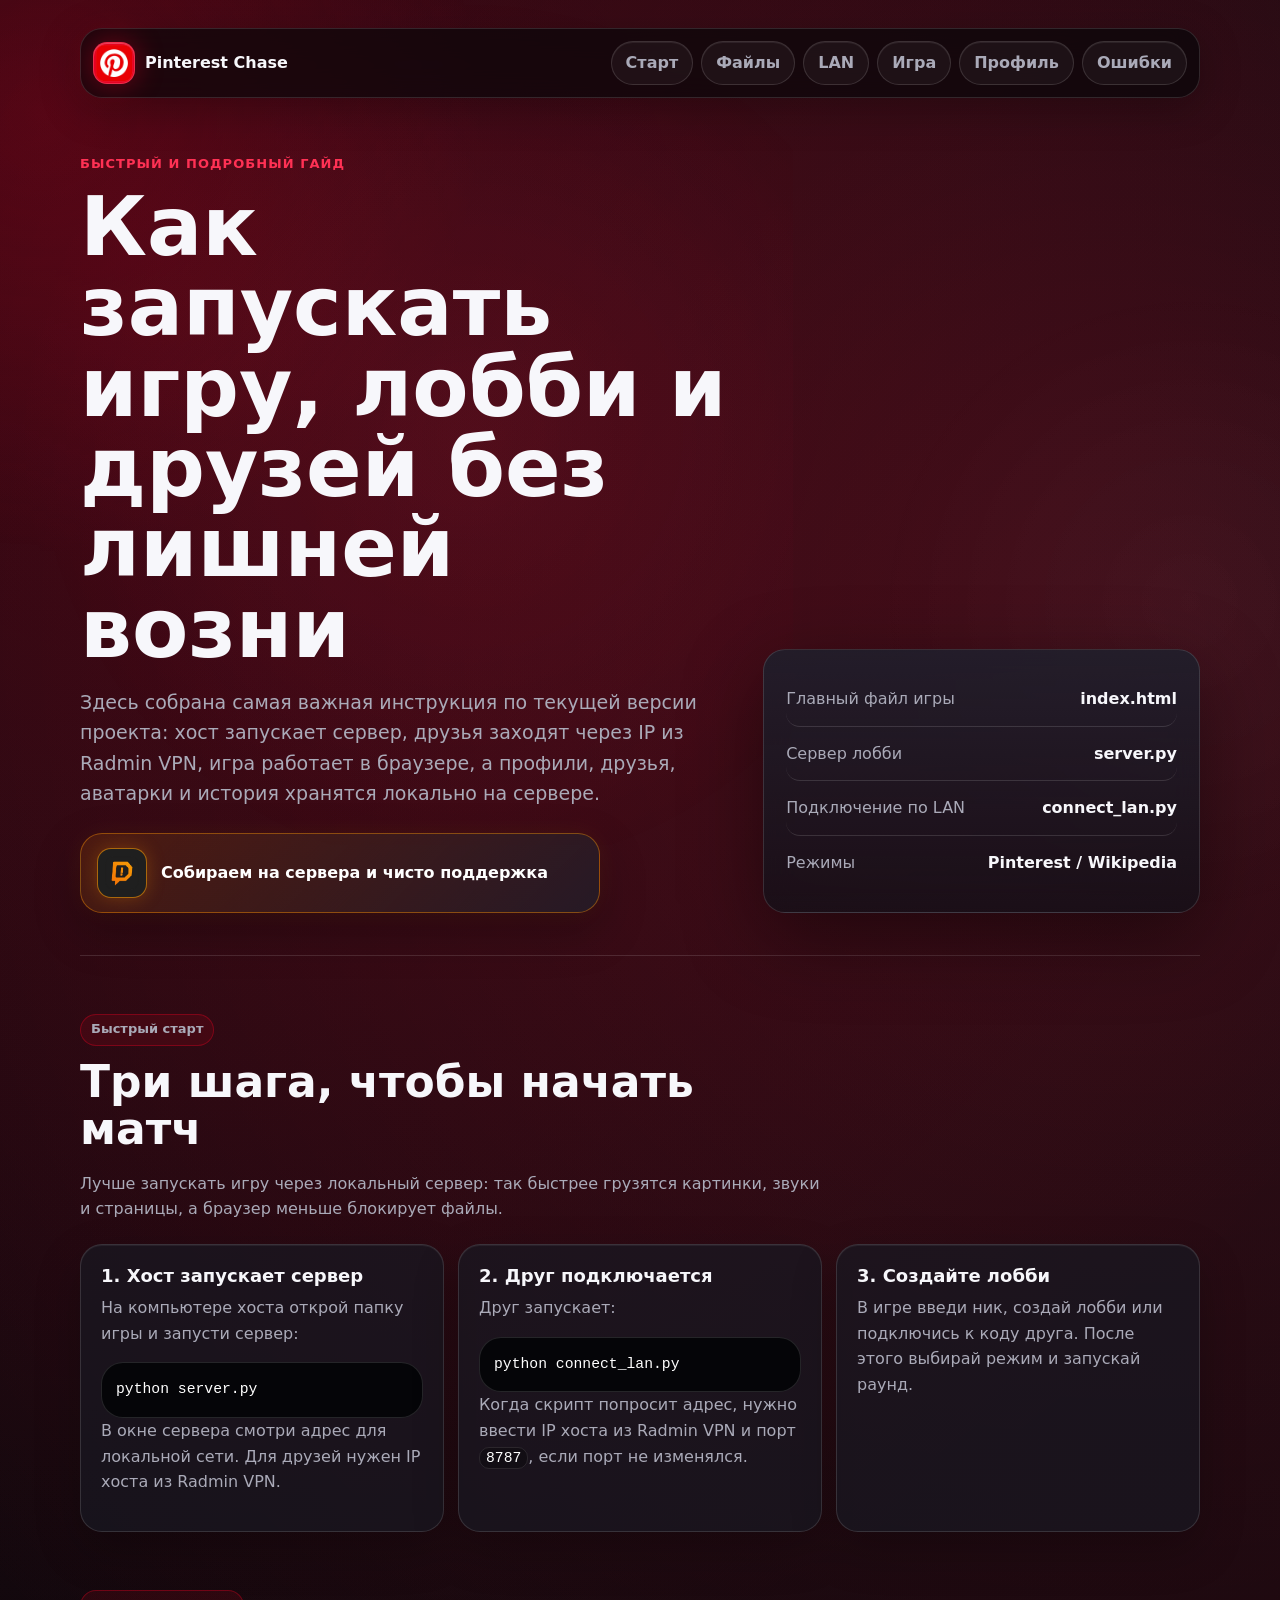
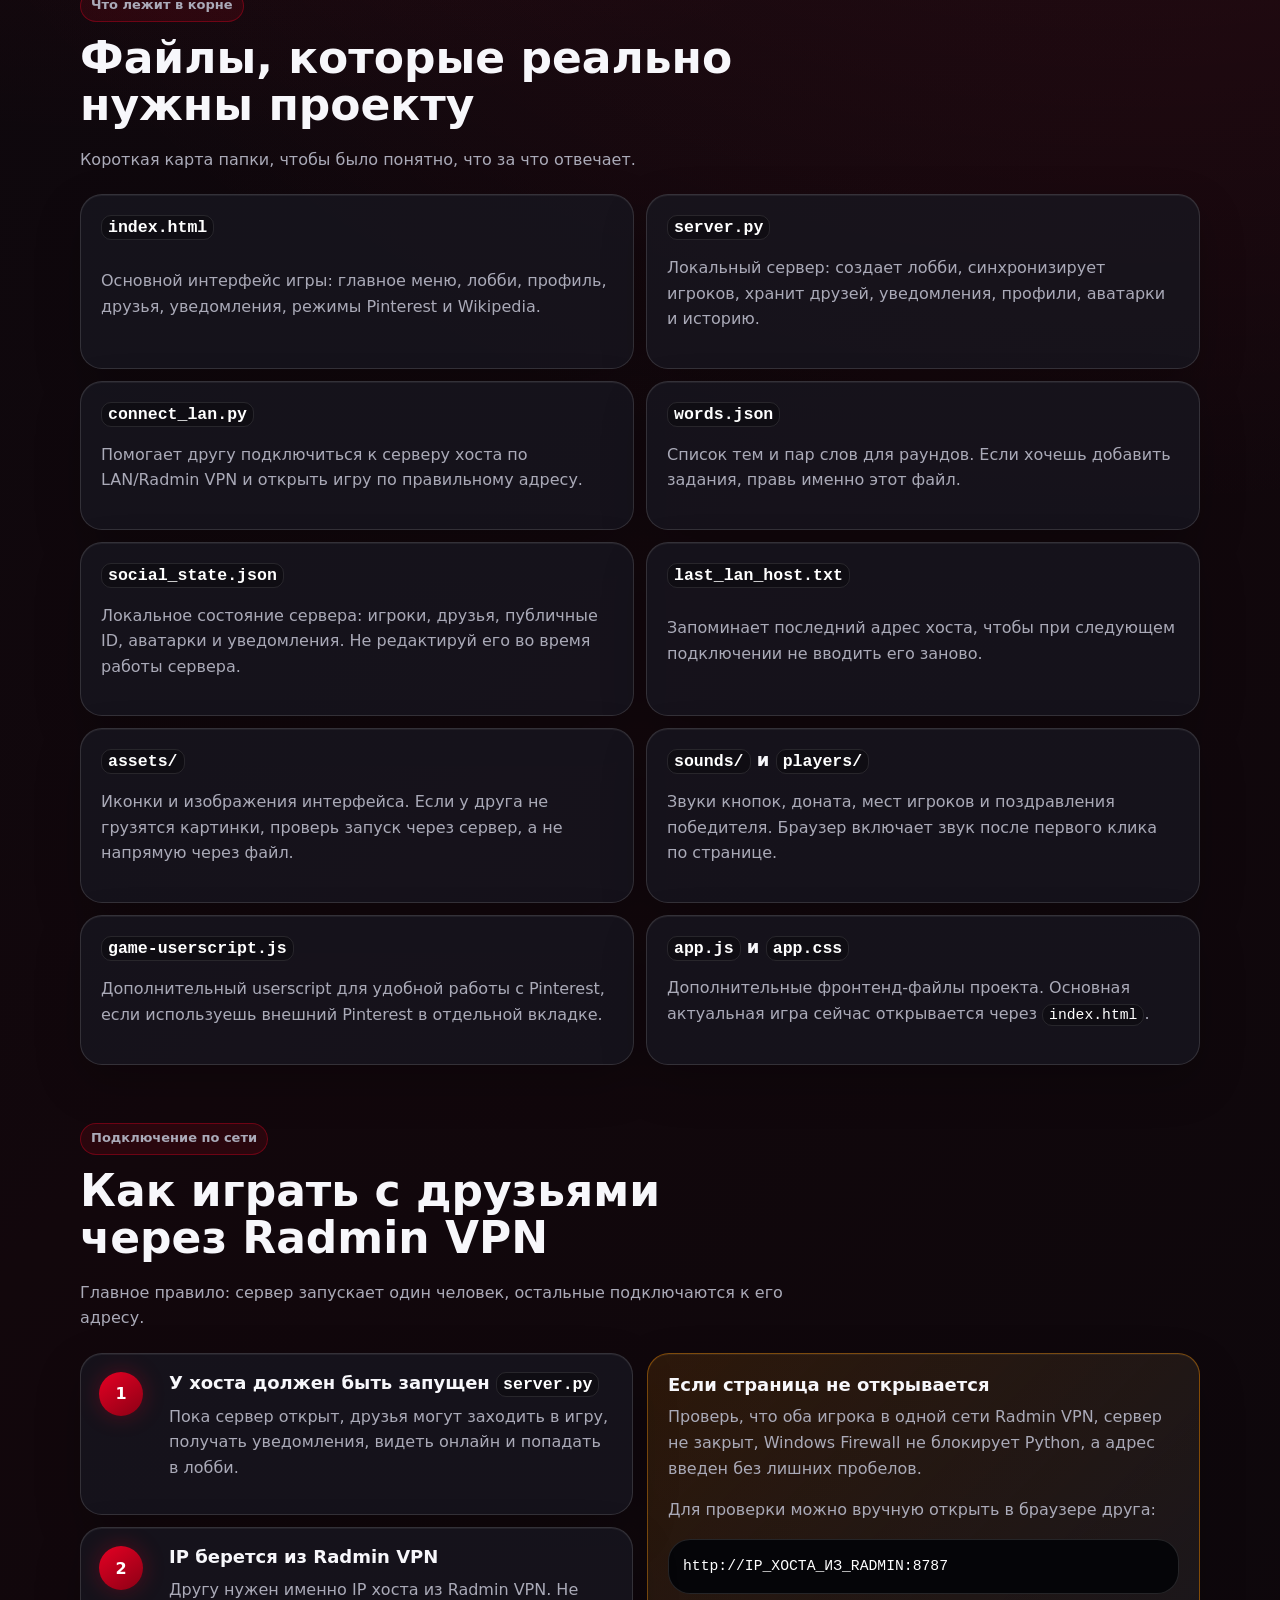
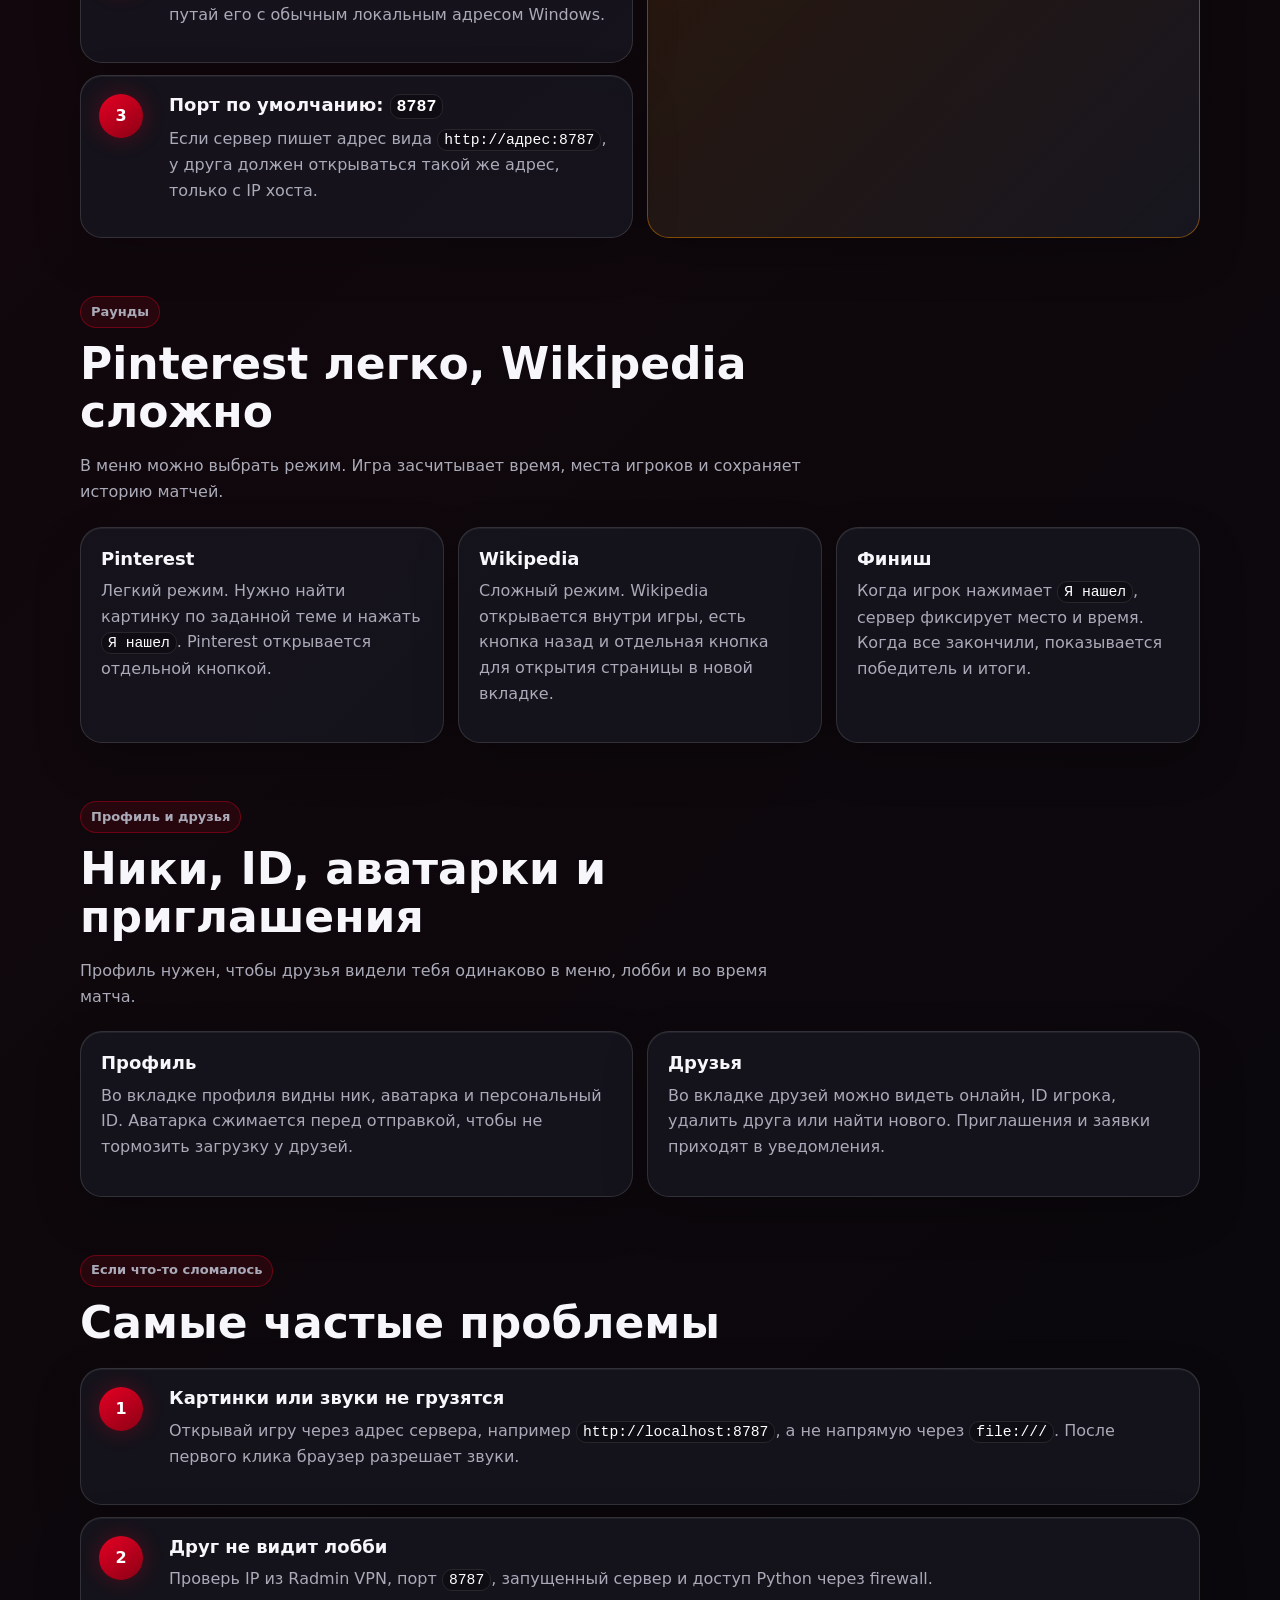
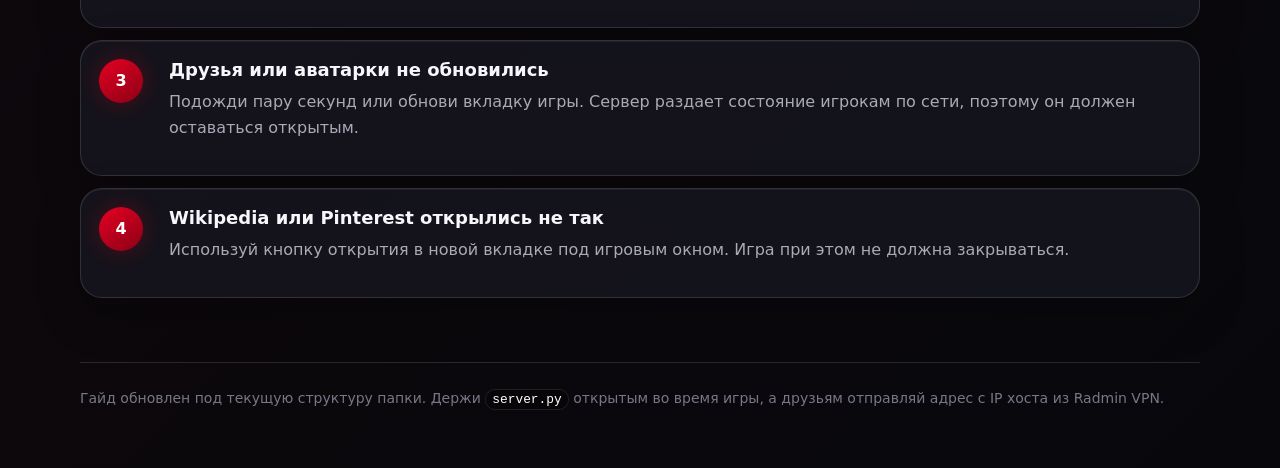
<file: ГАЙД.html>
<!doctype html>
<html lang="ru">
<head>
  <meta charset="utf-8">
  <meta name="viewport" content="width=device-width, initial-scale=1">
  <title>Pinterest Chase Guide</title>
  <link rel="preload" as="image" href="assets/pinterest-icon.png">
  <link rel="preload" as="image" href="assets/donationalerts-icon.png">
  <style>
    :root {
      --bg: #07070a;
      --bg-soft: #111119;
      --surface: rgba(24, 24, 34, 0.72);
      --surface-strong: rgba(31, 31, 44, 0.88);
      --glass: rgba(255, 255, 255, 0.055);
      --line: rgba(255, 255, 255, 0.13);
      --line-red: rgba(230, 0, 35, 0.45);
      --text: #f7f7fb;
      --muted: #aaaab8;
      --faint: #777787;
      --red: #e60023;
      --red-2: #ff3154;
      --orange: #ff9500;
      --green: #45d483;
      --shadow: 0 24px 80px rgba(0, 0, 0, 0.42);
      --radius: 22px;
      --radius-sm: 16px;
      --max: 1120px;
      --blur: 14px;
    }

    * {
      box-sizing: border-box;
    }

    html {
      scroll-behavior: smooth;
    }

    body {
      position: relative;
      margin: 0;
      min-height: 100dvh;
      color: var(--text);
      background:
        radial-gradient(circle at 12% 6%, rgba(230, 0, 35, 0.22), transparent 28%),
        radial-gradient(circle at 88% 12%, rgba(255, 49, 84, 0.16), transparent 31%),
        linear-gradient(135deg, #09090e 0%, #12070c 44%, #08080c 100%),
        var(--bg);
      font-family: Inter, ui-sans-serif, system-ui, -apple-system, BlinkMacSystemFont, "Segoe UI", Arial, sans-serif;
      font-size: 16px;
      line-height: 1.6;
      letter-spacing: 0;
      overflow-x: hidden;
      isolation: isolate;
    }

    body::before,
    body::after {
      content: "";
      position: fixed;
      width: 84vmax;
      height: 84vmax;
      left: -22vmax;
      top: -18vmax;
      z-index: -2;
      pointer-events: none;
      background:
        radial-gradient(circle at 30% 32%, rgba(230, 0, 35, 0.26), transparent 42%),
        radial-gradient(circle at 70% 62%, rgba(255, 49, 84, 0.13), transparent 45%);
      opacity: 0.68;
      transform: translate3d(0, 0, 0);
      will-change: transform;
      animation: guideAurora 26s ease-in-out infinite alternate;
    }

    body::after {
      z-index: -1;
      left: auto;
      right: -28vmax;
      top: 12vmax;
      width: 70vmax;
      height: 70vmax;
      background: radial-gradient(circle at 50% 50%, rgba(255, 255, 255, 0.07), transparent 55%);
      opacity: 0.46;
      animation-duration: 32s;
      animation-direction: alternate-reverse;
    }

    @keyframes guideAurora {
      0% {
        transform: translate3d(-2%, -1%, 0) rotate(-4deg) scale(1);
      }
      50% {
        transform: translate3d(2%, 1.5%, 0) rotate(3deg) scale(1.04);
      }
      100% {
        transform: translate3d(-1%, 2.5%, 0) rotate(6deg) scale(1.02);
      }
    }

    a {
      color: inherit;
      text-decoration: none;
    }

    a:focus-visible,
    button:focus-visible {
      outline: 3px solid rgba(255, 49, 84, 0.55);
      outline-offset: 3px;
    }

    .page {
      position: relative;
      z-index: 1;
      width: min(var(--max), calc(100% - 32px));
      margin: 0 auto;
      padding: 28px 0 56px;
    }

    .topbar {
      position: sticky;
      top: 0;
      z-index: 10;
      display: flex;
      align-items: center;
      justify-content: space-between;
      gap: 16px;
      margin: 0 auto 56px;
      padding: 12px;
      border: 1px solid var(--line);
      border-radius: var(--radius);
      background: rgba(7, 7, 10, 0.68);
      backdrop-filter: blur(var(--blur));
      box-shadow: 0 10px 40px rgba(0, 0, 0, 0.25);
    }

    .brand {
      display: inline-flex;
      align-items: center;
      gap: 10px;
      min-height: 44px;
      font-weight: 800;
    }

    .brand-mark {
      display: grid;
      width: 42px;
      height: 42px;
      place-items: center;
      overflow: hidden;
      border: 1px solid rgba(255, 255, 255, 0.18);
      border-radius: 14px;
      background: #e60023;
      box-shadow: 0 0 28px rgba(230, 0, 35, 0.42), inset 0 1px 0 rgba(255,255,255,0.24);
    }

    .brand-mark img {
      width: 100%;
      height: 100%;
      object-fit: cover;
      display: block;
    }

    .nav {
      display: flex;
      flex-wrap: wrap;
      justify-content: flex-end;
      gap: 8px;
    }

    .nav a,
    .button-link {
      display: inline-flex;
      align-items: center;
      justify-content: center;
      min-height: 44px;
      padding: 0 14px;
      border: 1px solid var(--line);
      border-radius: 999px;
      background: rgba(255, 255, 255, 0.045);
      color: var(--muted);
      font-weight: 700;
      box-shadow: inset 0 1px 0 rgba(255,255,255,0.07);
      transition: transform 220ms cubic-bezier(.2,.8,.2,1), border-color 180ms ease, color 180ms ease, background 180ms ease, box-shadow 180ms ease;
    }

    .nav a:hover,
    .button-link:hover {
      transform: translate3d(0, -2px, 0);
      border-color: var(--line-red);
      color: var(--text);
      background: rgba(230, 0, 35, 0.14);
      box-shadow: 0 12px 30px rgba(230, 0, 35, 0.16), inset 0 1px 0 rgba(255,255,255,0.1);
    }

    .hero {
      display: grid;
      grid-template-columns: minmax(0, 1.2fr) minmax(280px, 0.8fr);
      gap: 28px;
      align-items: end;
      padding-bottom: 42px;
      border-bottom: 1px solid var(--line);
    }

    .eyebrow {
      margin: 0 0 12px;
      color: var(--red-2);
      font-size: 13px;
      font-weight: 800;
      letter-spacing: 0.08em;
      text-transform: uppercase;
    }

    h1,
    h2,
    h3,
    p {
      margin-top: 0;
    }

    h1 {
      max-width: 780px;
      margin-bottom: 18px;
      font-size: clamp(42px, 8vw, 82px);
      line-height: 0.98;
      letter-spacing: 0;
    }

    h2 {
      margin-bottom: 18px;
      font-size: clamp(28px, 4vw, 44px);
      line-height: 1.08;
      letter-spacing: 0;
    }

    h3 {
      margin-bottom: 8px;
      font-size: 18px;
      line-height: 1.25;
    }

    .lead {
      max-width: 720px;
      margin-bottom: 24px;
      color: var(--muted);
      font-size: 19px;
    }

    .donation-link,
    .quick-links {
      display: flex;
      flex-wrap: wrap;
      gap: 10px;
    }

    .donation-link {
      width: min(100%, 520px);
      align-items: center;
      gap: 14px;
      min-height: 78px;
      margin-top: 10px;
      padding: 14px 16px;
      border: 1px solid rgba(255, 149, 0, 0.42);
      border-radius: var(--radius);
      background: linear-gradient(135deg, rgba(255, 149, 0, 0.12), rgba(31, 31, 44, 0.72));
      color: #fff;
      font-weight: 800;
      box-shadow: 0 18px 46px rgba(0, 0, 0, 0.26), 0 0 26px rgba(255, 149, 0, 0.08);
      transition: transform 220ms cubic-bezier(.2,.8,.2,1), border-color 180ms ease, background 180ms ease, box-shadow 180ms ease;
    }

    .donation-link:hover {
      transform: translate3d(10px, -3px, 0);
      border-color: rgba(255, 149, 0, 0.72);
      background: linear-gradient(135deg, rgba(255, 149, 0, 0.18), rgba(31, 31, 44, 0.82));
      box-shadow: 0 24px 62px rgba(0, 0, 0, 0.32), 0 0 34px rgba(255, 149, 0, 0.18);
    }

    .donation-icon {
      display: grid;
      width: 50px;
      height: 50px;
      flex: 0 0 auto;
      place-items: center;
      overflow: hidden;
      border: 1px solid rgba(255, 149, 0, 0.62);
      border-radius: 14px;
      background: #1f1f1f;
      box-shadow: 0 0 18px rgba(255, 149, 0, 0.25);
    }

    .donation-icon img {
      display: block;
      width: 100%;
      height: 100%;
      object-fit: cover;
    }

    .donation-text {
      min-width: 0;
    }

    .status-panel {
      padding: 22px;
      border: 1px solid var(--line);
      border-radius: var(--radius);
      background: linear-gradient(180deg, var(--surface-strong), rgba(16, 16, 24, 0.72));
      backdrop-filter: blur(var(--blur));
      box-shadow: var(--shadow);
    }

    .status-row {
      display: flex;
      justify-content: space-between;
      gap: 16px;
      padding: 14px 0;
      border-bottom: 1px solid var(--line);
      border-radius: 14px;
      transition: transform 220ms cubic-bezier(.2,.8,.2,1), background 180ms ease, padding-inline 180ms ease;
    }

    .status-row:hover {
      padding-inline: 12px;
      transform: translate3d(8px, 0, 0);
      background: rgba(255, 255, 255, 0.055);
    }

    .status-row:last-child {
      border-bottom: 0;
    }

    .status-row span:first-child {
      color: var(--muted);
    }

    .status-row span:last-child {
      text-align: right;
      font-weight: 800;
    }

    .section {
      padding: 58px 0 0;
    }

    .section-head {
      max-width: 740px;
      margin-bottom: 22px;
    }

    .section-head p {
      color: var(--muted);
    }

    .grid {
      display: grid;
      grid-template-columns: repeat(3, minmax(0, 1fr));
      gap: 14px;
    }

    .grid.two {
      grid-template-columns: repeat(2, minmax(0, 1fr));
    }

    .card,
    .step,
    .file-card,
    .notice {
      border: 1px solid var(--line);
      border-radius: var(--radius);
      background: var(--surface);
      box-shadow: 0 18px 46px rgba(0, 0, 0, 0.22), inset 0 1px 0 rgba(255,255,255,0.06);
      transition: transform 240ms cubic-bezier(.2,.8,.2,1), border-color 180ms ease, background 180ms ease, box-shadow 180ms ease;
    }

    .card:hover,
    .step:hover,
    .file-card:hover,
    .notice:hover {
      transform: translate3d(10px, -4px, 0);
      border-color: rgba(230, 0, 35, 0.36);
      background: rgba(31, 31, 44, 0.82);
      box-shadow: 0 24px 68px rgba(0, 0, 0, 0.34), 0 0 0 1px rgba(230,0,35,0.08), inset 0 1px 0 rgba(255,255,255,0.08);
    }

    .card,
    .file-card,
    .notice {
      padding: 20px;
    }

    .card p,
    .file-card p,
    .notice p,
    .step p {
      color: var(--muted);
    }

    .tagline {
      display: inline-flex;
      align-items: center;
      min-height: 32px;
      margin-bottom: 12px;
      padding: 0 10px;
      border: 1px solid rgba(230, 0, 35, 0.36);
      border-radius: 999px;
      background: rgba(230, 0, 35, 0.11);
      color: #ffc8d0;
      font-size: 13px;
      font-weight: 800;
    }

    .steps {
      display: grid;
      gap: 12px;
      counter-reset: step;
    }

    .step {
      position: relative;
      display: grid;
      grid-template-columns: 54px minmax(0, 1fr);
      gap: 16px;
      padding: 18px;
    }

    .step::before {
      counter-increment: step;
      content: counter(step);
      display: grid;
      width: 44px;
      height: 44px;
      place-items: center;
      border-radius: var(--radius);
      background: linear-gradient(145deg, var(--red), #8b0015);
      color: #fff;
      font-weight: 900;
      box-shadow: 0 0 22px rgba(230, 0, 35, 0.28);
    }

    .file-list {
      display: grid;
      grid-template-columns: repeat(2, minmax(0, 1fr));
      gap: 12px;
    }

    .file-card {
      display: grid;
      gap: 8px;
      min-height: 132px;
    }

    code {
      padding: 2px 6px;
      border: 1px solid rgba(255, 255, 255, 0.1);
      border-radius: 10px;
      background: rgba(0, 0, 0, 0.28);
      color: #fff;
      font-family: "Cascadia Mono", "SFMono-Regular", Consolas, monospace;
      font-size: 0.92em;
    }

    pre {
      overflow-x: auto;
      margin: 12px 0 0;
      padding: 14px;
      border: 1px solid var(--line);
      border-radius: var(--radius);
      background: #050508;
    }

    pre code {
      padding: 0;
      border: 0;
      background: transparent;
    }

    .callout {
      border-color: rgba(255, 149, 0, 0.42);
      background: linear-gradient(135deg, rgba(255, 149, 0, 0.12), rgba(24, 24, 34, 0.9));
    }

    .ok {
      color: var(--green);
    }

    .muted {
      color: var(--muted);
    }

    .footer {
      margin-top: 64px;
      padding-top: 24px;
      border-top: 1px solid var(--line);
      color: var(--faint);
      font-size: 14px;
    }

    @media (max-width: 860px) {
      .topbar,
      .hero {
        grid-template-columns: 1fr;
      }

      .topbar {
        position: static;
        align-items: flex-start;
        flex-direction: column;
      }

      .nav {
        justify-content: flex-start;
      }

      .grid,
      .grid.two,
      .file-list {
        grid-template-columns: 1fr;
      }
    }

    @media (max-width: 540px) {
      .page {
        width: min(100% - 20px, var(--max));
        padding-top: 10px;
      }

      .nav a,
      .button-link {
        width: 100%;
      }

      .donation-link,
      .quick-links {
        flex-direction: column;
      }

      .step {
        grid-template-columns: 1fr;
      }
    }

    @media (prefers-reduced-motion: reduce) {
      *,
      *::before,
      *::after {
        scroll-behavior: auto !important;
        transition-duration: 0.01ms !important;
        animation-duration: 0.01ms !important;
      }

      body::before,
      body::after {
        animation: none !important;
      }
    }
  </style>
</head>
<body>
  <div class="page">
    <header class="topbar">
      <a class="brand" href="#top" aria-label="Наверх">
        <span class="brand-mark" aria-hidden="true">
          <img src="assets/pinterest-icon.png" alt="">
        </span>
        <span>Pinterest Chase</span>
      </a>
      <nav class="nav" aria-label="Разделы гайда">
        <a href="#start">Старт</a>
        <a href="#files">Файлы</a>
        <a href="#lan">LAN</a>
        <a href="#gameplay">Игра</a>
        <a href="#profile">Профиль</a>
        <a href="#fixes">Ошибки</a>
      </nav>
    </header>

    <main id="top">
      <section class="hero" aria-labelledby="hero-title">
        <div>
          <p class="eyebrow">	Быстрый и подробный гайд</p>
          <h1 id="hero-title">Как запускать игру, лобби и друзей без лишней возни</h1>
          <p class="lead">
            Здесь собрана самая важная инструкция по текущей версии проекта:
            хост запускает сервер, друзья заходят через IP из Radmin VPN, игра работает в браузере,
            а профили, друзья, аватарки и история хранятся локально на сервере.
          </p>
          <a class="donation-link" href="https://dalink.to/zxchmonya954" target="_blank" rel="noopener noreferrer">
            <span class="donation-icon"><img src="assets/donationalerts-icon.png" alt=""></span>
            <span class="donation-text">Собираем на сервера и чисто поддержка</span>
          </a>
        </div>

        <aside class="status-panel" aria-label="Коротко о проекте">
          <div class="status-row">
            <span>Главный файл игры</span>
            <span>index.html</span>
          </div>
          <div class="status-row">
            <span>Сервер лобби</span>
            <span>server.py</span>
          </div>
          <div class="status-row">
            <span>Подключение по LAN</span>
            <span>connect_lan.py</span>
          </div>
          <div class="status-row">
            <span>Режимы</span>
            <span>Pinterest / Wikipedia</span>
          </div>
        </aside>
      </section>

      <section id="start" class="section" aria-labelledby="start-title">
        <div class="section-head">
          <p class="tagline">Быстрый старт</p>
          <h2 id="start-title">Три шага, чтобы начать матч</h2>
          <p>Лучше запускать игру через локальный сервер: так быстрее грузятся картинки, звуки и страницы, а браузер меньше блокирует файлы.</p>
        </div>

        <div class="grid">
          <article class="card" id="host">
            <h3>1. Хост запускает сервер</h3>
            <p>На компьютере хоста открой папку игры и запусти сервер:</p>
            <pre><code>python server.py</code></pre>
            <p>В окне сервера смотри адрес для локальной сети. Для друзей нужен IP хоста из Radmin VPN.</p>
          </article>

          <article class="card" id="client">
            <h3>2. Друг подключается</h3>
            <p>Друг запускает:</p>
            <pre><code>python connect_lan.py</code></pre>
            <p>Когда скрипт попросит адрес, нужно ввести IP хоста из Radmin VPN и порт <code>8787</code>, если порт не изменялся.</p>
          </article>

          <article class="card">
            <h3>3. Создайте лобби</h3>
            <p>В игре введи ник, создай лобби или подключись к коду друга. После этого выбирай режим и запускай раунд.</p>
          </article>
        </div>
      </section>

      <section id="files" class="section" aria-labelledby="files-title">
        <div class="section-head">
          <p class="tagline">Что лежит в корне</p>
          <h2 id="files-title">Файлы, которые реально нужны проекту</h2>
          <p>Короткая карта папки, чтобы было понятно, что за что отвечает.</p>
        </div>

        <div class="file-list">
          <article class="file-card">
            <h3><code>index.html</code></h3>
            <p>Основной интерфейс игры: главное меню, лобби, профиль, друзья, уведомления, режимы Pinterest и Wikipedia.</p>
          </article>

          <article class="file-card">
            <h3><code>server.py</code></h3>
            <p>Локальный сервер: создает лобби, синхронизирует игроков, хранит друзей, уведомления, профили, аватарки и историю.</p>
          </article>

          <article class="file-card">
            <h3><code>connect_lan.py</code></h3>
            <p>Помогает другу подключиться к серверу хоста по LAN/Radmin VPN и открыть игру по правильному адресу.</p>
          </article>

          <article class="file-card">
            <h3><code>words.json</code></h3>
            <p>Список тем и пар слов для раундов. Если хочешь добавить задания, правь именно этот файл.</p>
          </article>

          <article class="file-card">
            <h3><code>social_state.json</code></h3>
            <p>Локальное состояние сервера: игроки, друзья, публичные ID, аватарки и уведомления. Не редактируй его во время работы сервера.</p>
          </article>

          <article class="file-card">
            <h3><code>last_lan_host.txt</code></h3>
            <p>Запоминает последний адрес хоста, чтобы при следующем подключении не вводить его заново.</p>
          </article>

          <article class="file-card">
            <h3><code>assets/</code></h3>
            <p>Иконки и изображения интерфейса. Если у друга не грузятся картинки, проверь запуск через сервер, а не напрямую через файл.</p>
          </article>

          <article class="file-card">
            <h3><code>sounds/</code> и <code>players/</code></h3>
            <p>Звуки кнопок, доната, мест игроков и поздравления победителя. Браузер включает звук после первого клика по странице.</p>
          </article>

          <article class="file-card">
            <h3><code>game-userscript.js</code></h3>
            <p>Дополнительный userscript для удобной работы с Pinterest, если используешь внешний Pinterest в отдельной вкладке.</p>
          </article>

          <article class="file-card">
            <h3><code>app.js</code> и <code>app.css</code></h3>
            <p>Дополнительные фронтенд-файлы проекта. Основная актуальная игра сейчас открывается через <code>index.html</code>.</p>
          </article>
        </div>
      </section>

      <section id="lan" class="section" aria-labelledby="lan-title">
        <div class="section-head">
          <p class="tagline">Подключение по сети</p>
          <h2 id="lan-title">Как играть с друзьями через Radmin VPN</h2>
          <p>Главное правило: сервер запускает один человек, остальные подключаются к его адресу.</p>
        </div>

        <div class="grid two">
          <div class="steps">
            <article class="step">
              <div>
                <h3>У хоста должен быть запущен <code>server.py</code></h3>
                <p>Пока сервер открыт, друзья могут заходить в игру, получать уведомления, видеть онлайн и попадать в лобби.</p>
              </div>
            </article>

            <article class="step">
              <div>
                <h3>IP берется из Radmin VPN</h3>
                <p>Другу нужен именно IP хоста из Radmin VPN. Не путай его с обычным локальным адресом Windows.</p>
              </div>
            </article>

            <article class="step">
              <div>
                <h3>Порт по умолчанию: <code>8787</code></h3>
                <p>Если сервер пишет адрес вида <code>http://адрес:8787</code>, у друга должен открываться такой же адрес, только с IP хоста.</p>
              </div>
            </article>
          </div>

          <aside class="notice callout">
            <h3>Если страница не открывается</h3>
            <p>Проверь, что оба игрока в одной сети Radmin VPN, сервер не закрыт, Windows Firewall не блокирует Python, а адрес введен без лишних пробелов.</p>
            <p>Для проверки можно вручную открыть в браузере друга:</p>
            <pre><code>http://IP_ХОСТА_ИЗ_RADMIN:8787</code></pre>
          </aside>
        </div>
      </section>

      <section id="gameplay" class="section" aria-labelledby="gameplay-title">
        <div class="section-head">
          <p class="tagline">Раунды</p>
          <h2 id="gameplay-title">Pinterest легко, Wikipedia сложно</h2>
          <p>В меню можно выбрать режим. Игра засчитывает время, места игроков и сохраняет историю матчей.</p>
        </div>

        <div class="grid">
          <article class="card">
            <h3>Pinterest</h3>
            <p>Легкий режим. Нужно найти картинку по заданной теме и нажать <code>Я нашел</code>. Pinterest открывается отдельной кнопкой.</p>
          </article>

          <article class="card">
            <h3>Wikipedia</h3>
            <p>Сложный режим. Wikipedia открывается внутри игры, есть кнопка назад и отдельная кнопка для открытия страницы в новой вкладке.</p>
          </article>

          <article class="card">
            <h3>Финиш</h3>
            <p>Когда игрок нажимает <code>Я нашел</code>, сервер фиксирует место и время. Когда все закончили, показывается победитель и итоги.</p>
          </article>
        </div>
      </section>

      <section id="profile" class="section" aria-labelledby="profile-title">
        <div class="section-head">
          <p class="tagline">Профиль и друзья</p>
          <h2 id="profile-title">Ники, ID, аватарки и приглашения</h2>
          <p>Профиль нужен, чтобы друзья видели тебя одинаково в меню, лобби и во время матча.</p>
        </div>

        <div class="grid two">
          <article class="card">
            <h3>Профиль</h3>
            <p>Во вкладке профиля видны ник, аватарка и персональный ID. Аватарка сжимается перед отправкой, чтобы не тормозить загрузку у друзей.</p>
          </article>

          <article class="card">
            <h3>Друзья</h3>
            <p>Во вкладке друзей можно видеть онлайн, ID игрока, удалить друга или найти нового. Приглашения и заявки приходят в уведомления.</p>
          </article>
        </div>
      </section>

      <section id="fixes" class="section" aria-labelledby="fixes-title">
        <div class="section-head">
          <p class="tagline">Если что-то сломалось</p>
          <h2 id="fixes-title">Самые частые проблемы</h2>
        </div>

        <div class="steps">
          <article class="step">
            <div>
              <h3>Картинки или звуки не грузятся</h3>
              <p>Открывай игру через адрес сервера, например <code>http://localhost:8787</code>, а не напрямую через <code>file:///</code>. После первого клика браузер разрешает звуки.</p>
            </div>
          </article>

          <article class="step">
            <div>
              <h3>Друг не видит лобби</h3>
              <p>Проверь IP из Radmin VPN, порт <code>8787</code>, запущенный сервер и доступ Python через firewall.</p>
            </div>
          </article>

          <article class="step">
            <div>
              <h3>Друзья или аватарки не обновились</h3>
              <p>Подожди пару секунд или обнови вкладку игры. Сервер раздает состояние игрокам по сети, поэтому он должен оставаться открытым.</p>
            </div>
          </article>

          <article class="step">
            <div>
              <h3>Wikipedia или Pinterest открылись не так</h3>
              <p>Используй кнопку открытия в новой вкладке под игровым окном. Игра при этом не должна закрываться.</p>
            </div>
          </article>
        </div>
      </section>
    </main>

    <footer class="footer">
      <p>Гайд обновлен под текущую структуру папки. Держи <code>server.py</code> открытым во время игры, а друзьям отправляй адрес с IP хоста из Radmin VPN.</p>
    </footer>
  </div>
</body>
</html>
</file>
